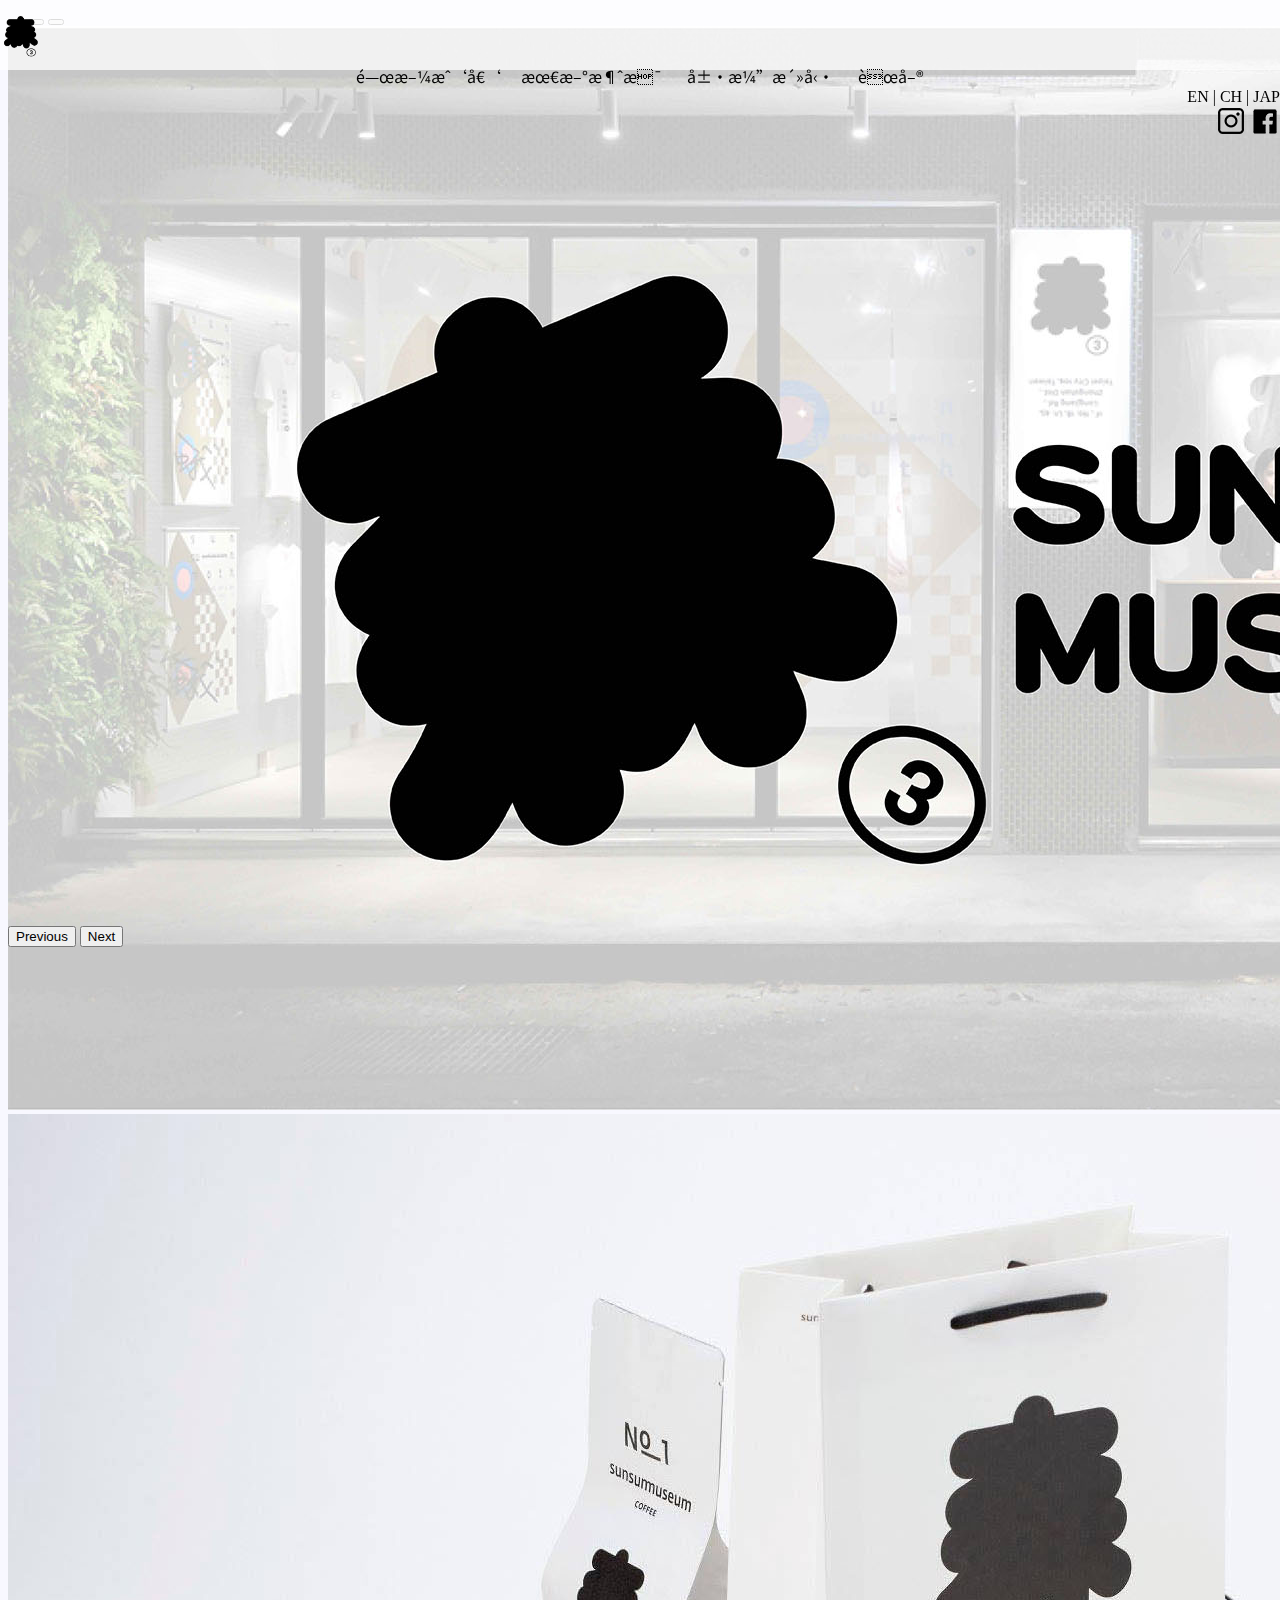
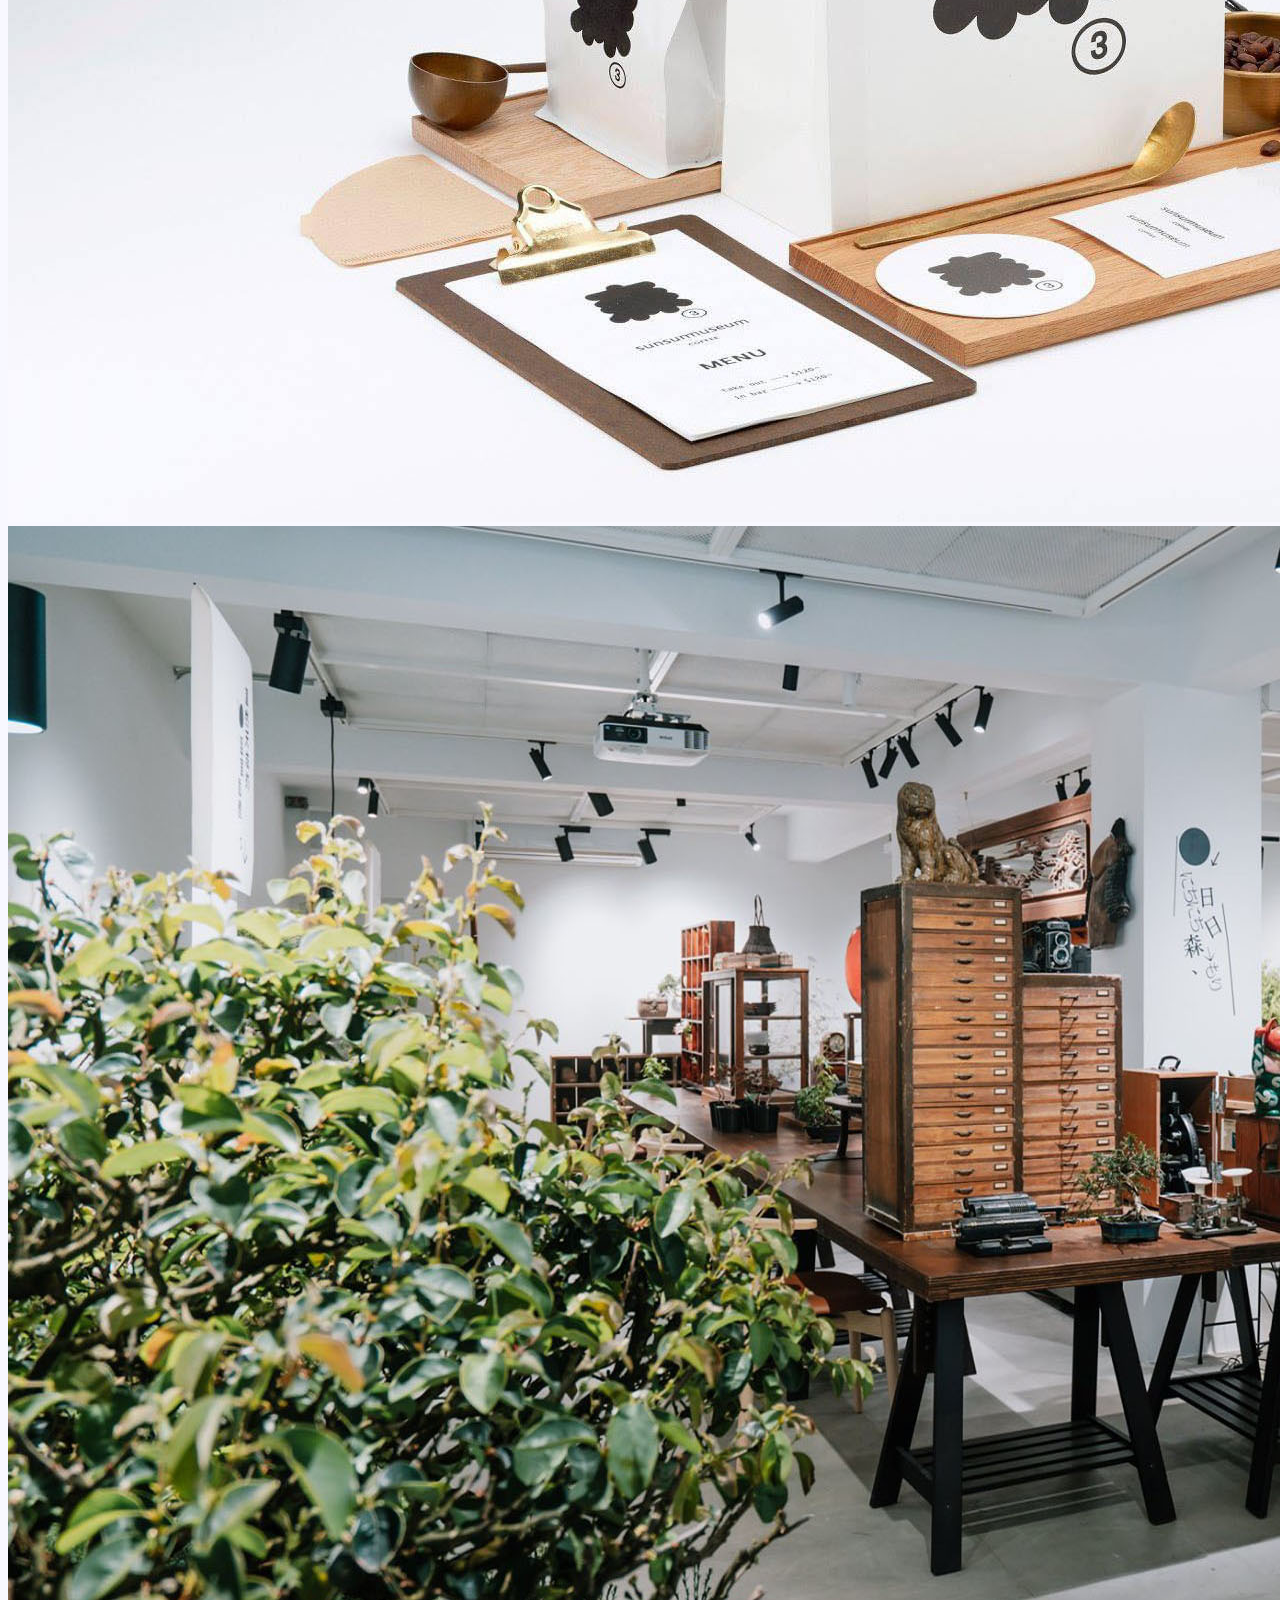
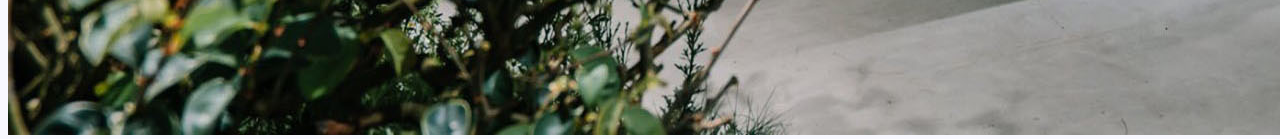
<file: index.html>
<!DOCTYPE html>
<html lang="en">
<head>
    <meta charset="zh-TW">
    <title>Document</title>
    <link href="https://fonts.googleapis.com/css2?family=Noto+Sans+TC:wght@300;500&display=swap" rel="stylesheet">
    <link href="https://cdn.jsdelivr.net/npm/bootstrap@5.0.0-beta3/dist/css/bootstrap.min.css" rel="stylesheet" integrity="sha384-eOJMYsd53ii+scO/bJGFsiCZc+5NDVN2yr8+0RDqr0Ql0h+rP48ckxlpbzKgwra6" crossorigin="anonymous">
    <meta name="viewport" content="width=device-width, initial-scale=1.0">
    <link rel="stylesheet" href="index-sun.css">
    <link rel="stylesheet" media="screen and (max-width: 480px)" href="index480px.css">
</head>

<body>
<!--  480漢堡-->
   <div class="menu-btn">
		<span></span>
		<span></span>
		<span></span>
	</div>
	
	<div class="menu-box">
	<a href="index.html">首頁&emsp;INDEX</a><br>
		<a href="Sun-about%20us.html">
		關於我們&emsp;ABOUT US</a><br>
		<a href="#">最新消息&emsp;NEWS</a><br>
		<a href="Sun-exhibition.html">展演活動&emsp;EXHIBITION</a><br>
		<a href="#">菜單&emsp;MENU</a><br>
	</div>
   <!--  480漢堡-->
    <!-- header -->
    <div class="header">
        <div class="container no-gutters px-0">
            <div class="row">
                <div class="col-3">
                    <a href="Sun-index.html"><img src="logo.png" height="50px" alt=""></a>
                </div>
                <div class="col-5 fs-4">
                    <a href="Sun-about%20us.html">關於我們</a> &emsp;最新消息 &emsp; <a href="Sun-exhibition.html">展演活動 </a>&emsp; 菜單
                </div>
                <div class="col-2 fs-5">
                    EN | CH | JAP
                </div>
                <div class="col-1">
                    <a href="https://www.instagram.com/sunsunmuseum/"><img src="instagram.png" alt=""></a>
                    <a href="https://www.facebook.com/sunsunmuseum/"><img src="favebook.png" alt=""></a>
                </div>
            </div>
        </div>
    </div>
    <!-- header -->
    <div class="heroimg">
    </div>
<!--    carousel-->
    <div id="carouselExampleIndicators" class="carousel slide" data-bs-ride="carousel">
  <div class="carousel-indicators">
    <button type="button" data-bs-target="#carouselExampleIndicators" data-bs-slide-to="0" class="active" aria-current="true" aria-label="Slide 1"></button>
    <button type="button" data-bs-target="#carouselExampleIndicators" data-bs-slide-to="1" aria-label="Slide 2"></button>
    <button type="button" data-bs-target="#carouselExampleIndicators" data-bs-slide-to="2" aria-label="Slide 3"></button>
  </div>
  <div class="carousel-inner">
    <div class="carousel-item active">
      <img src="s.jpg" class="d-block w-100" alt="...">
    </div>
    <div class="carousel-item">
      <img src="A.jpg" class="d-block w-100" alt="...">
    </div>
    <div class="carousel-item">
      <img src="e.jpg" class="d-block w-100" alt="...">
    </div>
  </div>
  <button class="carousel-control-prev" type="button" data-bs-target="#carouselExampleIndicators" data-bs-slide="prev">
    <span class="carousel-control-prev-icon" aria-hidden="true"></span>
    <span class="visually-hidden">Previous</span>
  </button>
  <button class="carousel-control-next" type="button" data-bs-target="#carouselExampleIndicators" data-bs-slide="next">
    <span class="carousel-control-next-icon" aria-hidden="true"></span>
    <span class="visually-hidden">Next</span>
  </button>
</div>
<!--    carousel-->   
   
    <!--bootstrap-->
    <script src="https://cdn.jsdelivr.net/npm/bootstrap@5.0.0-beta3/dist/js/bootstrap.bundle.min.js" integrity="sha384-JEW9xMcG8R+pH31jmWH6WWP0WintQrMb4s7ZOdauHnUtxwoG2vI5DkLtS3qm9Ekf" crossorigin="anonymous"></script>
    
    <script>
		var myCarousel = document.querySelector('#carouselExampleIndicators')
		var carousel = new bootstrap.Carousel(myCarousel, {
			interval: 5000,
			pause: false,
		})

	</script>
    <!--bootstrap-->
<!--    jquary-->
    <script src="https://code.jquery.com/jquery-3.6.0.js" integrity="sha256-H+K7U5CnXl1h5ywQfKtSj8PCmoN9aaq30gDh27Xc0jk=" crossorigin="anonymous"></script>
    <script>
		$(".menu-btn").click(function(){
			$(".menu-box").toggleClass("active");
            $(this).toggleClass("active");
		});
	</script>
<!--    jquary-->
</body>

</html>
</file>
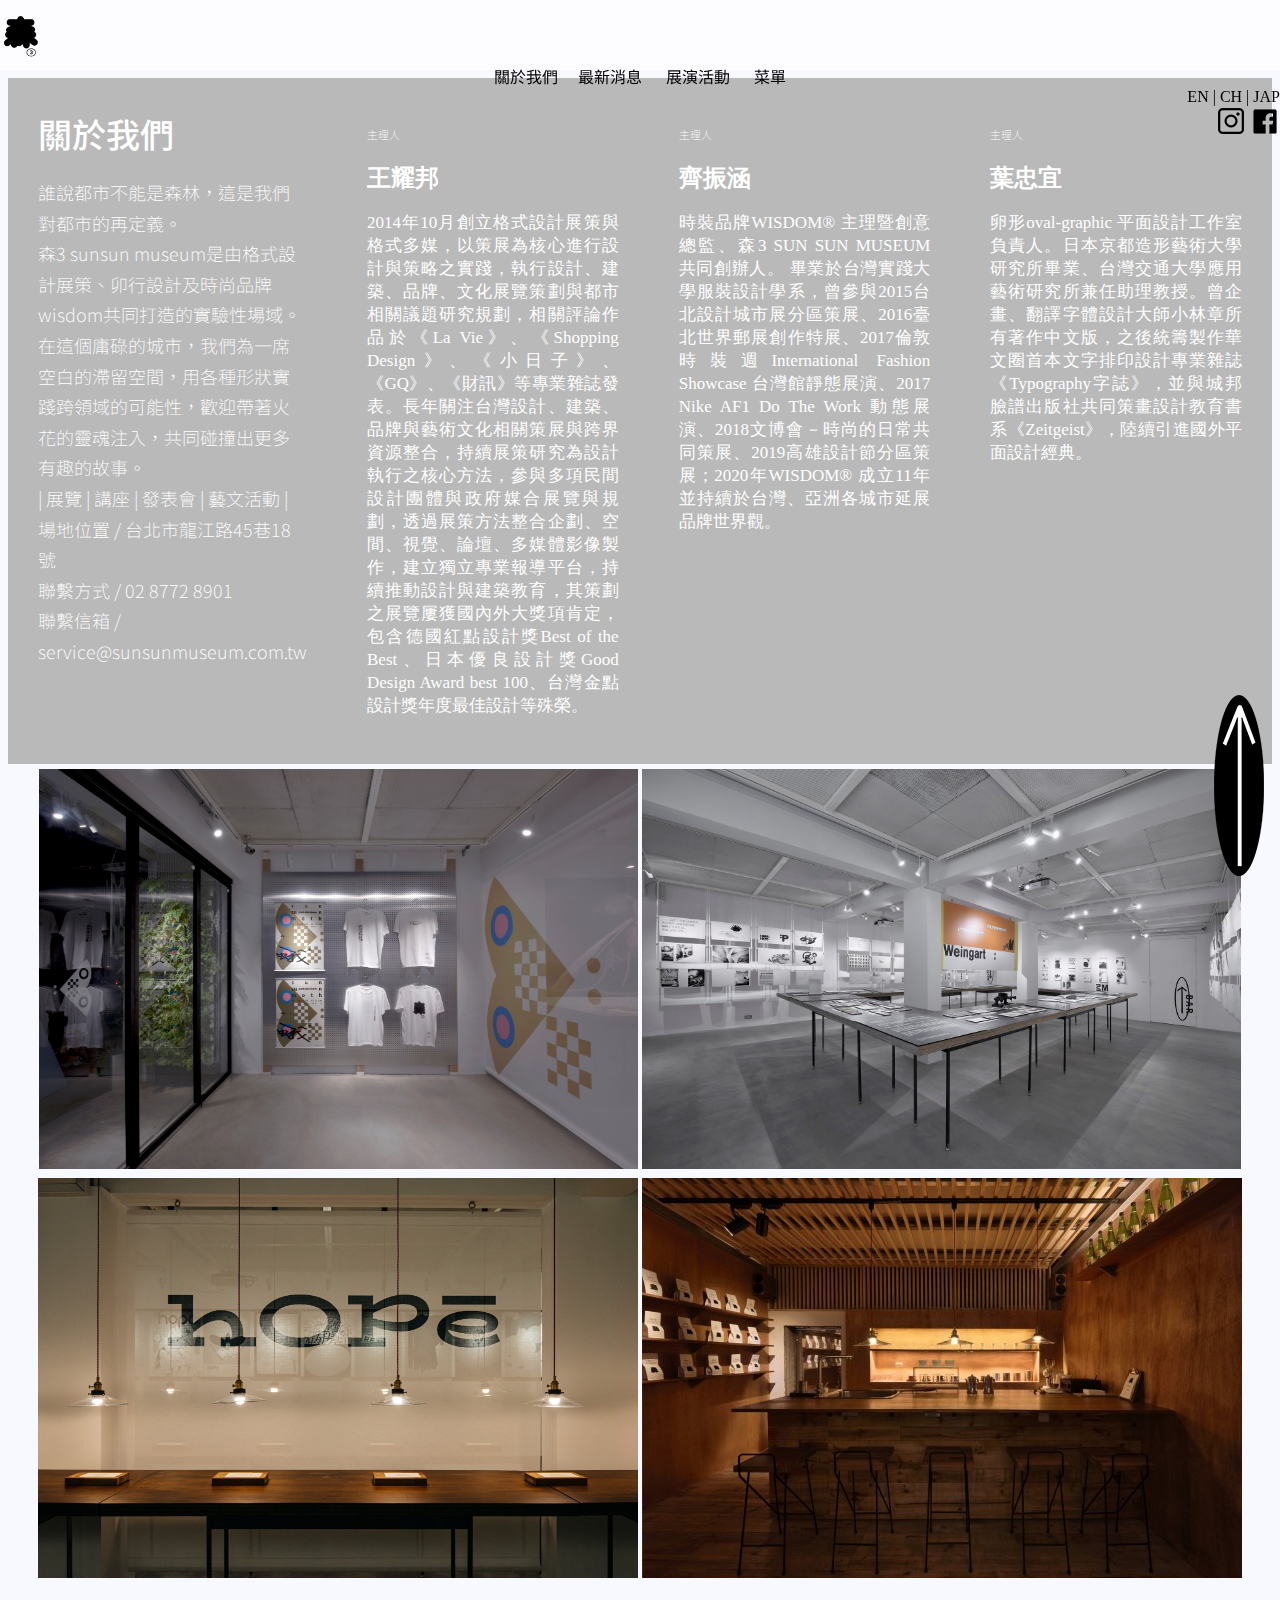
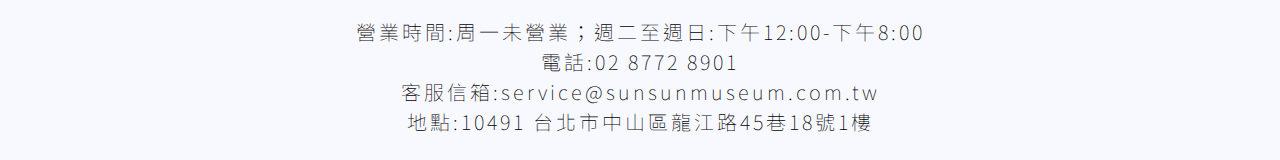
<file: Sun-about us.html>
<!DOCTYPE html>
<html lang="en">

<head>
    <meta charset="UTF-8">
    <title>Document</title>
    <link href="https://fonts.googleapis.com/css2?family=Noto+Sans+TC:wght@300;500&display=swap" rel="stylesheet">
    <link href="https://cdn.jsdelivr.net/npm/bootstrap@5.0.0-beta3/dist/css/bootstrap.min.css" rel="stylesheet" integrity="sha384-eOJMYsd53ii+scO/bJGFsiCZc+5NDVN2yr8+0RDqr0Ql0h+rP48ckxlpbzKgwra6" crossorigin="anonymous">
    <meta name="viewport" content="width=device-width, initial-scale=1.0">
    <link rel="stylesheet" href="styl2.css">
    <link rel="stylesheet" media="screen and (max-width: 480px)" href="about480px.css">
</head>

<body>
    <!--  480漢堡-->
    <div class="menu-btn">
        <span></span>
        <span></span>
        <span></span>
    </div>

    <div class="menu-box">
        <a href="index.html">首頁&emsp;INDEX</a><br>
        <a href="Sun-about%20us.html">關於我們&emsp;ABOUT US</a><br>
        <a href="#">最新消息&emsp;NEWS</a><br>
        <a href="Sun-exhibition.html">展演活動&emsp;EXHIBITION</a><br>
        <a href="#">菜單&emsp;MENU</a><br>
    </div>
    <!--  480漢堡-->
    <!-- header -->
    <div class="header">
        <div class="container no-gutters px-0">
            <div class="row">
                <div class="col-3">
                    <a href="index.html"><img src="logo.png" height="50px" alt=""></a>
                </div>
                <div class="col-5 fs-4">
                    <a href="Sun-about%20us.html">關於我們</a> &emsp;最新消息 &emsp; <a href="Sun-exhibition.html">展演活動 </a>&emsp; 菜單
                </div>
                <div class="col-2 fs-5">
                    EN | CH | JAP
                </div>
                <div class="col-1">
                    <a href="https://www.instagram.com/sunsunmuseum/"><img src="instagram.png" alt=""></a>
                    <a href="https://www.facebook.com/sunsunmuseum/"><img src="favebook.png" alt=""></a>
                </div>
            </div>
        </div>
    </div>
    <!-- header -->

    <div class="container1 ">
        <div class="text bg-secondary text-light">
            <h2>關於我們</h2>
            <p>誰說都市不能是森林，這是我們對都市的再定義。<br>森3 sunsun museum是由格式設計展策、卯行設計及時尚品牌wisdom共同打造的實驗性場域。在這個庸碌的城市，我們為一席空白的滯留空間，用各種形狀實踐跨領域的可能性，歡迎帶著火花的靈魂注入，共同碰撞出更多有趣的故事。 <br>| 展覽 | 講座 | 發表會 | 藝文活動 |<br>場地位置 / 台北市龍江路45巷18號<br>聯繫方式 / 02 8772 8901 <br>聯繫信箱 / service@sunsunmuseum.com.tw</p>
            <!--            .text480-->
            <div class="text480">
                <h6>主理人</h6>
                <h2>王耀邦</h2>
                <p>2014年10月創立格式設計展策與格式多媒，以策展為核心進行設計與策略之實踐，執行設計、建築、品牌、文化展覽策劃與都市相關議題研究規劃，相關評論作品於《La Vie》、《Shopping Design》、《小日子》、《GQ》、《財訊》等專業雜誌發表。長年關注台灣設計、建築、品牌與藝術文化相關策展與跨界資源整合，持續展策研究為設計執行之核心方法，參與多項民間設計團體與政府媒合展覽與規劃，透過展策方法整合企劃、空間、視覺、論壇、多媒體影像製作，建立獨立專業報導平台，持續推動設計與建築教育，其策劃之展覽屢獲國內外大獎項肯定，包含德國紅點設計獎Best of the Best、日本優良設計獎Good Design Award best 100、台灣金點設計獎年度最佳設計等殊榮。
            </div>

            <div class="text4801">
                <h6>主理人</h6>
                <h2>齊振涵</h2>
                <p>時裝品牌WISDOM® 主理暨創意總監、森3 SUN SUN MUSEUM 共同創辦人。
                    畢業於台灣實踐大學服裝設計學系，曾參與2015台北設計城市展分區策展、2016臺北世界郵展創作特展、2017倫敦時裝週International Fashion Showcase 台灣館靜態展演、2017 Nike AF1 Do The Work 動態展演、2018文博會－時尚的日常共同策展、2019高雄設計節分區策展；2020年WISDOM® 成立11年並持續於台灣、亞洲各城市延展品牌世界觀。</p>
            </div>

            <div class="text4802">
                <h6>主理人</h6>
                <h2>葉忠宜</h2>
                <p>卵形oval-graphic 平面設計工作室負責人。日本京都造形藝術大學研究所畢業、台灣交通大學應用藝術研究所兼任助理教授。曾企畫、翻譯字體設計大師小林章所有著作中文版，之後統籌製作華文圈首本文字排印設計專業雜誌《Typography字誌》，並與城邦臉譜出版社共同策畫設計教育書系《Zeitgeist》，陸續引進國外平面設計經典。</p>
            </div>
            <!--            .text480-->
        </div>

        <div class="text1 bg-secondary text-light">
            <h6>主理人</h6>
            <h2>王耀邦</h2>
            <p>2014年10月創立格式設計展策與格式多媒，以策展為核心進行設計與策略之實踐，執行設計、建築、品牌、文化展覽策劃與都市相關議題研究規劃，相關評論作品於《La Vie》、《Shopping Design》、《小日子》、《GQ》、《財訊》等專業雜誌發表。長年關注台灣設計、建築、品牌與藝術文化相關策展與跨界資源整合，持續展策研究為設計執行之核心方法，參與多項民間設計團體與政府媒合展覽與規劃，透過展策方法整合企劃、空間、視覺、論壇、多媒體影像製作，建立獨立專業報導平台，持續推動設計與建築教育，其策劃之展覽屢獲國內外大獎項肯定，包含德國紅點設計獎Best of the Best、日本優良設計獎Good Design Award best 100、台灣金點設計獎年度最佳設計等殊榮。

        </div>
        <div class="text2 bg-secondary text-light">
            <h6>主理人</h6>
            <h2>齊振涵</h2>
            <p>時裝品牌WISDOM® 主理暨創意總監、森3 SUN SUN MUSEUM 共同創辦人。
                畢業於台灣實踐大學服裝設計學系，曾參與2015台北設計城市展分區策展、2016臺北世界郵展創作特展、2017倫敦時裝週International Fashion Showcase 台灣館靜態展演、2017 Nike AF1 Do The Work 動態展演、2018文博會－時尚的日常共同策展、2019高雄設計節分區策展；2020年WISDOM® 成立11年並持續於台灣、亞洲各城市延展品牌世界觀。</p>
        </div>
        <div class="text3 bg-secondary text-light">
            <h6>主理人</h6>
            <h2>葉忠宜</h2>
            <p>卵形oval-graphic 平面設計工作室負責人。日本京都造形藝術大學研究所畢業、台灣交通大學應用藝術研究所兼任助理教授。曾企畫、翻譯字體設計大師小林章所有著作中文版，之後統籌製作華文圈首本文字排印設計專業雜誌《Typography字誌》，並與城邦臉譜出版社共同策畫設計教育書系《Zeitgeist》，陸續引進國外平面設計經典。</p>
        </div>

    </div>
    <!--    img區-->
    <div class="col-12 mt-3">
        <img src="2.jpg" height="400px" alt="">
        <img src="3.jpg" height="400px" alt="">
    </div>
    <div class="col-12">
        <img src="4.jpg" height="400px" alt="">
        <img src="5.jpg" height="400px" alt="">
    </div>
    <!--    img區-->
    <div class="alert alert-success text-white bg-secondary
" role="alert">
        <p>營業時間:周一未營業；週二至週日:下午12:00-下午8:00<br>電話:02 8772 8901 <br>客服信箱:service@sunsunmuseum.com.tw <br>地點:10491 台北市中山區龍江路45巷18號1樓</p>
    </div>
    <div class="top">
        <a href="#top">
            <img src="top.png" alt="">
        </a>
    </div>

    <!--bootstrap-->
    <script src="https://cdn.jsdelivr.net/npm/bootstrap@5.0.0-beta3/dist/js/bootstrap.bundle.min.js" integrity="sha384-JEW9xMcG8R+pH31jmWH6WWP0WintQrMb4s7ZOdauHnUtxwoG2vI5DkLtS3qm9Ekf" crossorigin="anonymous"></script>
    <!--bootstrap-->
    <!--    jquary-->
    <script src="https://code.jquery.com/jquery-3.6.0.js" integrity="sha256-H+K7U5CnXl1h5ywQfKtSj8PCmoN9aaq30gDh27Xc0jk=" crossorigin="anonymous"></script>
    <script>
        $(".menu-btn").click(function() {
            $(".menu-box").toggleClass("active");
            $(this).toggleClass("active");
        });

    </script>
    <!--    jquary-->
</body>

</html>
</file>
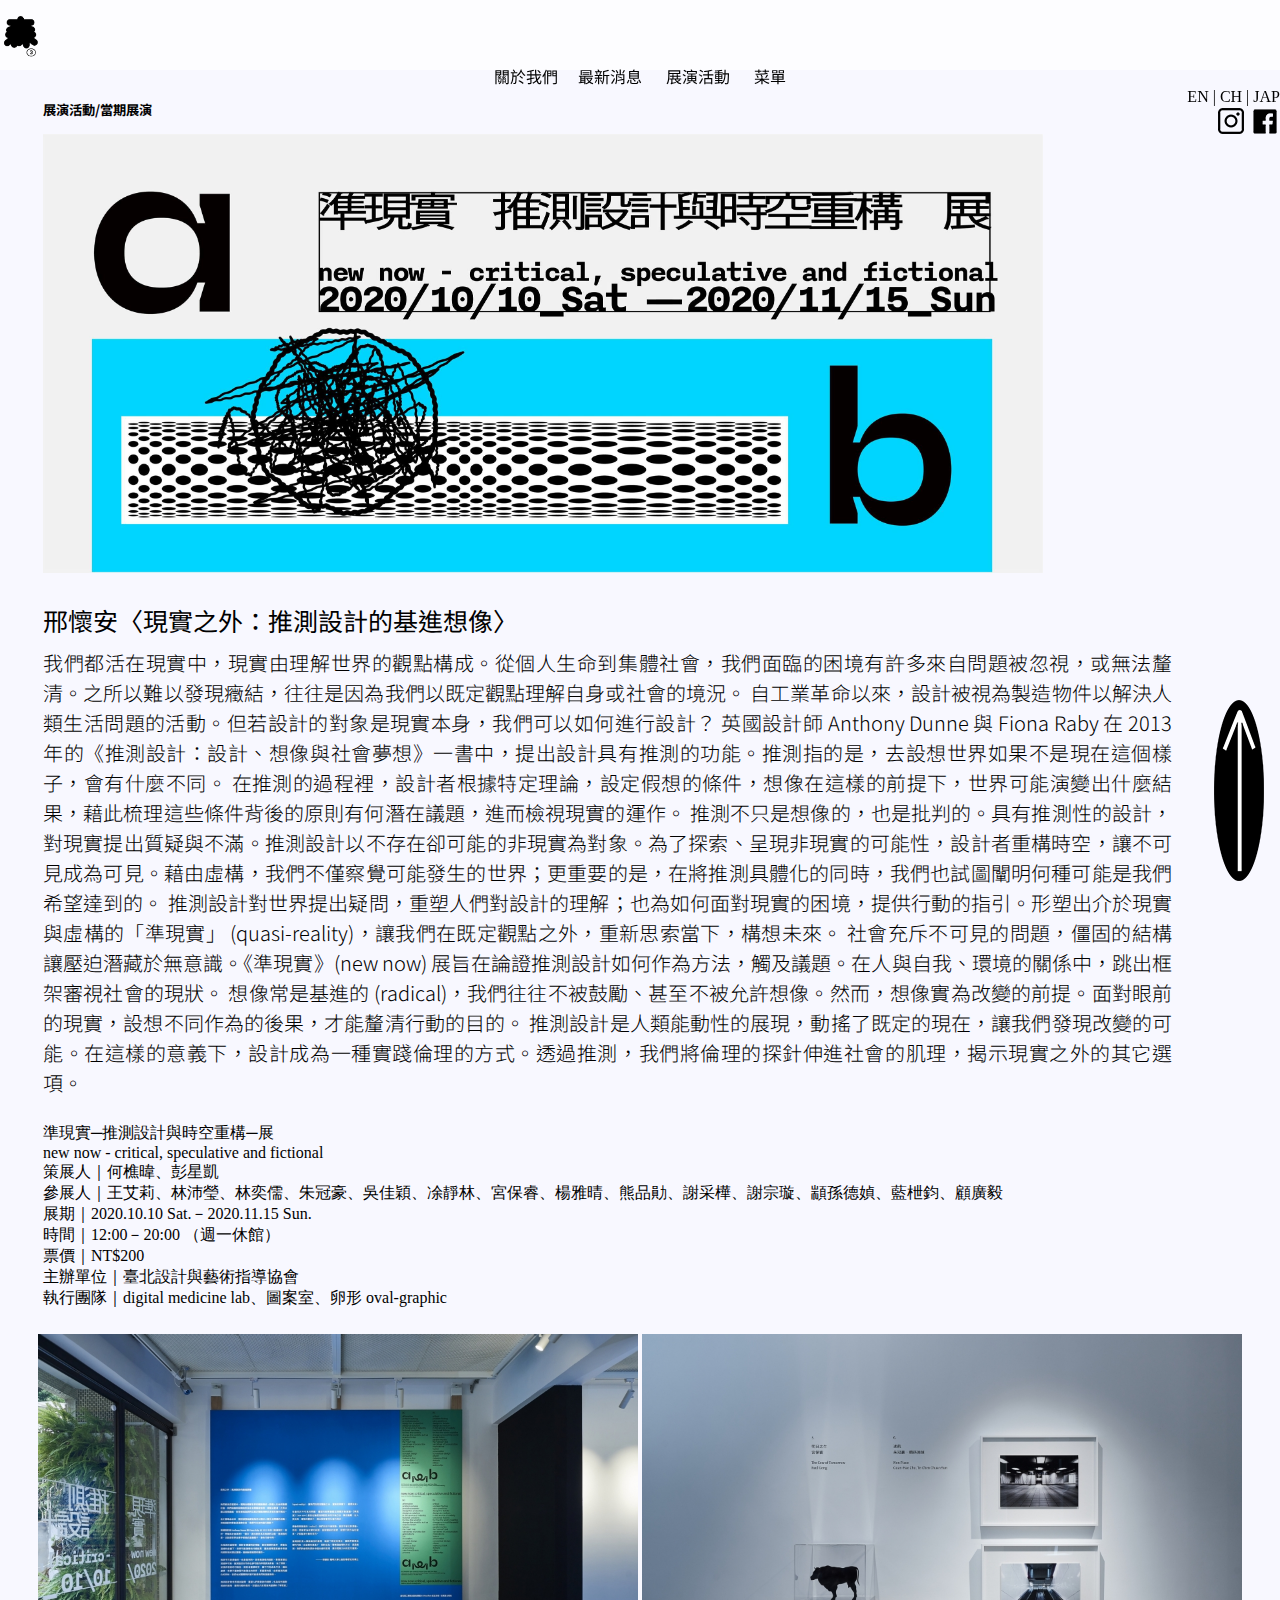
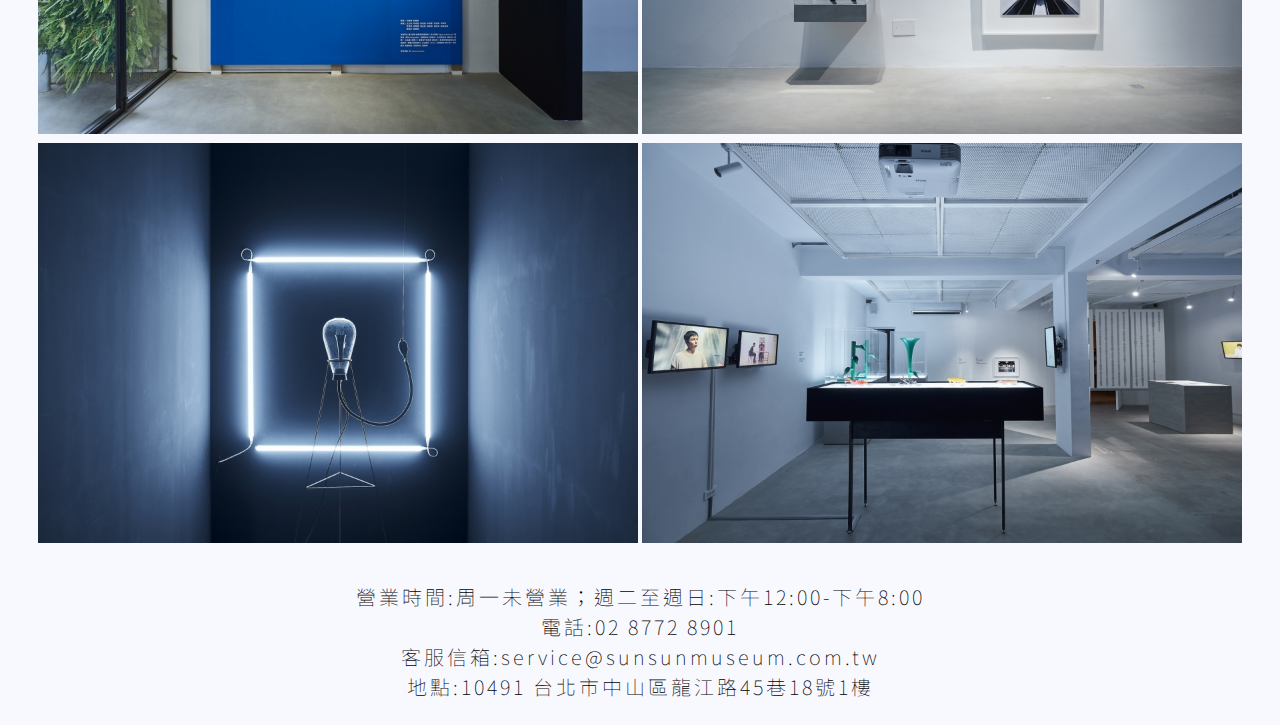
<file: Sun-exhibition.html>
<!DOCTYPE html>
<html lang="en">

<head>
    <meta charset="UTF-8">
    <title>Document</title>
    <link href="https://fonts.googleapis.com/css2?family=Noto+Sans+TC:wght@300;500&display=swap" rel="stylesheet">
    <link href="https://cdn.jsdelivr.net/npm/bootstrap@5.0.0-beta3/dist/css/bootstrap.min.css" rel="stylesheet" integrity="sha384-eOJMYsd53ii+scO/bJGFsiCZc+5NDVN2yr8+0RDqr0Ql0h+rP48ckxlpbzKgwra6" crossorigin="anonymous">
    <link rel="stylesheet" href="exhibition-style.css">
    <meta name="viewport" content="width=device-width, initial-scale=1.0">
    <link rel="stylesheet" media="screen and (max-width: 480px)" href="exhibition480px.css">
</head>

<body>
   <!--  480漢堡-->
    <div class="menu-btn">
        <span></span>
        <span></span>
        <span></span>
    </div>

    <div class="menu-box">
       <a href="index.html">首頁&emsp;INDEX</a><br>
        <a href="Sun-about%20us.html">關於我們&emsp;ABOUT US</a><br>
        <a href="#">最新消息&emsp;NEWS</a><br>
        <a href="Sun-exhibition.html">展演活動&emsp;EXHIBITION</a><br>
        <a href="#">菜單&emsp;MENU</a><br>
    </div>
    <!--  480漢堡-->
    <!-- header -->
    <div class="header">
        <div class="container no-gutters px-0">
            <div class="row">
                <div class="col-3">
                    <a href="index.html"><img src="logo.png" height="50px" alt=""></a>
                </div>
                <div class="col-5 fs-4">
                    <a href="Sun-about%20us.html">關於我們</a> &emsp;最新消息 &emsp; <a href="Sun-exhibition.html">展演活動 </a>&emsp; 菜單
                </div>
                <div class="col-2 fs-5">
                    EN | CH | JAP
                </div>
                <div class="col-1">
                    <a href="https://www.instagram.com/sunsunmuseum/"><img src="instagram.png" alt=""></a>
                    <a href="https://www.facebook.com/sunsunmuseum/"><img src="favebook.png" alt=""></a>
                </div>
            </div>
        </div>
    </div>
    <!-- header -->
    <h5 class="soyn">展演活動/當期展演</h5>
    <div class="critial">
        <img class="critical" src="1209.jpg" alt="" width="1000px">
    </div>
    <div class="content">
        <div class="ppp">
        邢懷安〈現實之外：推測設計的基進想像〉
        </div>
        <p>我們都活在現實中，現實由理解世界的觀點構成。從個人生命到集體社會，我們面臨的困境有許多來自問題被忽視，或無法釐清。之所以難以發現癥結，往往是因為我們以既定觀點理解自身或社會的境況。
        自工業革命以來，設計被視為製造物件以解決人類生活問題的活動。但若設計的對象是現實本身，我們可以如何進行設計？
        英國設計師 Anthony Dunne 與 Fiona Raby 在 2013 年的《推測設計：設計、想像與社會夢想》一書中，提出設計具有推測的功能。推測指的是，去設想世界如果不是現在這個樣子，會有什麼不同。
        在推測的過程裡，設計者根據特定理論，設定假想的條件，想像在這樣的前提下，世界可能演變出什麼結果，藉此梳理這些條件背後的原則有何潛在議題，進而檢視現實的運作。
        推測不只是想像的，也是批判的。具有推測性的設計，對現實提出質疑與不滿。推測設計以不存在卻可能的非現實為對象。為了探索、呈現非現實的可能性，設計者重構時空，讓不可見成為可見。藉由虛構，我們不僅察覺可能發生的世界；更重要的是，在將推測具體化的同時，我們也試圖闡明何種可能是我們希望達到的。
        推測設計對世界提出疑問，重塑人們對設計的理解；也為如何面對現實的困境，提供行動的指引。形塑出介於現實與虛構的「準現實」 (quasi-reality)，讓我們在既定觀點之外，重新思索當下，構想未來。
        社會充斥不可見的問題，僵固的結構讓壓迫潛藏於無意識。《準現實》(new now) 展旨在論證推測設計如何作為方法，觸及議題。在人與自我、環境的關係中，跳出框架審視社會的現狀。
        想像常是基進的 (radical)，我們往往不被鼓勵、甚至不被允許想像。然而，想像實為改變的前提。面對眼前的現實，設想不同作為的後果，才能釐清行動的目的。
        推測設計是人類能動性的展現，動搖了既定的現在，讓我們發現改變的可能。在這樣的意義下，設計成為一種實踐倫理的方式。透過推測，我們將倫理的探針伸進社會的肌理，揭示現實之外的其它選項。</p>
    </div>
    
    <div class="imformation">
        <p>準現實─推測設計與時空重構─展<br>
        new now - critical, speculative and fictional <br>
        策展人｜何樵暐、彭星凱<br>
        參展人｜王艾莉、林沛瑩、林奕儒、朱冠豪、吳佳穎、凃靜林、宮保睿、楊雅晴、熊品勛、謝采樺、謝宗璇、顓孫德媜、藍枻鈞、顧廣毅<br>
        展期｜2020.10.10 Sat.－2020.11.15 Sun. <br>
        時間｜12:00－20:00 （週一休館）<br>
        票價｜NT$200 <br>
        主辦單位｜臺北設計與藝術指導協會 <br>
        執行團隊｜digital medicine lab、圖案室、卵形 oval-graphic</p>
    </div>
    
        
        <!--    img區-->
    <div class="col-12 mt-3">
        <img src="900.jpg" height="400px" alt="">
        <img src="9001.jpg" height="400px" alt="">
    </div>
    <div class="col-12">
        <img src="9002.jpg" height="400px" alt="">
        <img src="9003.jpg" height="400px" alt="">
    </div>
    <!--    img區-->
    <div class="alert alert-success text-white bg-secondary
" role="alert">
        <p>營業時間:周一未營業；週二至週日:下午12:00-下午8:00<br>電話:02 8772 8901 <br>客服信箱:service@sunsunmuseum.com.tw <br>地點:10491 台北市中山區龍江路45巷18號1樓</p>
    </div>
    <div class="top">
        <a href="#top">
            <img src="top.png" alt="">
        </a>
    </div>
    
    <!--bootstrap-->
    <script src="https://cdn.jsdelivr.net/npm/bootstrap@5.0.0-beta3/dist/js/bootstrap.bundle.min.js" integrity="sha384-JEW9xMcG8R+pH31jmWH6WWP0WintQrMb4s7ZOdauHnUtxwoG2vI5DkLtS3qm9Ekf" crossorigin="anonymous"></script>
    <!--bootstrap-->
    <!--    jquary-->
    <script src="https://code.jquery.com/jquery-3.6.0.js" integrity="sha256-H+K7U5CnXl1h5ywQfKtSj8PCmoN9aaq30gDh27Xc0jk=" crossorigin="anonymous"></script>
    <script>
        $(".menu-btn").click(function() {
            $(".menu-box").toggleClass("active");
            $(this).toggleClass("active");
        });

    </script>
    <!--    jquary-->
</body>

</html>
</file>
<file: index-sun.css>
body {
    background-color: ghostwhite;
}

/* <!-- header --> */
.header {
    background: rgba(255, 255, 255, .75);
    width: 100%;
    position: fixed;
    top: 0px;
    left: 0px;
    height: 70px;
    z-index: 1000;
}
.col-logo {
    width:  200px;
    height: 200px;
    overflow: hidden;
}

.col-logo img {
    max-height: 100%;
    width: auto;
    position: relative;
    left: 50%;
    transform: translateX(-50%);
}
.row {
    align-items: center;
    margin-top: 10px;
}
.col-5 {
    font-family: 'Noto Sans TC', sans-serif;
    text-align: center;
    position: relative;
}
.col-5 a {
    text-decoration: none;
    color: black;
    transition: all 0.5s;
}
.col-5 a:hover {
    color: white;
    background-color: black;
    padding: 18px 10px;
}

.col-1 {
    text-align: right;
}
.col-2 {
    text-align: right;
}
/* <!-- header --> */


.heroimg {
    background: url(%E6%A3%AE3-01%201920px.jpg) no-repeat;
    width: 100%;
    height: 100vh;
    background-size:cover;
}

@media screen and (min-width: 480px) {
    .menu-btn {
        display: none;
    }
    .menu-box {
        display: none;
    }
    .heroimg {
        display: none;
    }
}

.carousel-inner {
    height: 100vh;
}
.carousel-control-next-icon, .carousel-control-prev-icon {
    background-color: black;
    height: 3rem;
    top: 110px;
}
</file>
<file: index480px.css>
.heroimg {
        background: url(%E6%A3%AE3-06%20480px.jpg) no-repeat;
        width: 100%;
        height: 100vh;
        background-size: cover;
    }
.header {
        display: none;
}
.menu-btn {
	width: 64px;
	height: 64px;
	background: #ffffff;
	position: fixed;
	top: 30px;
	right: 155px;
	z-index: 999;
	padding-top: 7px;
	box-sizing: border-box;
	cursor:pointer;
}
.menu-btn span {
	width: 60%;
	height: 3px;
	background: #000000;
	display: block;
	margin: 10px auto;
    transition: all .3s;
}

.menu-box {
	width: 100%;
	height: 100vh;
	background: #000;
	position: fixed;
	top: 0;
	right: -100%;
	padding: 120px 30px;
	box-sizing: border-box;
	transition: all .3s;
    text-align: center;
}
.menu-box a {
	color: #fff;
	font-size: 25px;
	font-family: sans-serif;
	line-height: 3.5;
}

.menu-box.active {
	right: 0!important;
}
.menu-btn.active {
    background: red;
}
.menu-btn.active span:first-child{
    transform: rotate(45deg) translate(10px,9px);
}
.menu-btn.active span:last-child {
    transform: rotate(-45deg) translate(10px,-6px);
}
.menu-btn.active span:nth-child(2) {
    opacity: 0;
}
#carouselExampleIndicators {
        display: none;
    }
</file>
<file: styl2.css>
body {
    background-color: ghostwhite;
}

/* <!-- header --> */
.header {
    background: rgba(255, 255, 255, .75);
    width: 100%;
    position: fixed;
    top: 0px;
    left: 0px;
    height: 70px;
    z-index: 1000;
}

.col-logo {
    width: 200px;
    height: 200px;
    overflow: hidden;
}

.col-logo img {
    max-height: 100%;
    width: auto;
    position: relative;
    left: 50%;
    transform: translateX(-50%);
}

/* <!-- header --> */

.alert {
    margin: 14px 0px 0px 0px;
    border-radius: 0;
    border-color: white;
}

.alert p {
    margin-bottom: 0;
    font-size: 20px;
    line-height: 1.5;
    font-family: 'Noto Sans TC', sans-serif;
    font-weight: lighter;
    letter-spacing: 3px;
    text-align: center;
    padding: 15px;
}

.top {
    width: 60px;
    height: 170px;
    text-align: center;
    padding-top: 20px;
    box-sizing: border-box;
    position: fixed;
    bottom: 55px;
    right: 11px;
}
.top img:hover {
    height: 200px;
}


.row {
    align-items: center;
    margin-top: 10px;
}

.col-12 {
    text-align: center;
    margin: 5px;
}

.col-12 img {
    transform-style: preserve-3d;
    transition-duration: 0.5s;
}

.col-12 img:hover {
    height: 500px;
}

/*container1*/
.container1 {
    display: flex;
}

.text,.text1,.text2,.text3 {
    width: 500px;
    padding-left: 50px;
    box-sizing: border-box;
    margin-top: 70px;
    padding: 30px;
    margin-left: 0;
    background: #b9b9b9;
    color: white;
text-align: justify;
}

.text h2 {
    font-size: 34px;
    margin: 0;
    line-height: 1.5;
    font-family: 'Noto Sans TC', sans-serif;
    font-weight: 500;
    color: white;
    text-align: justify;
}

h6 {
    line-height: 0.4;
    font-family: 'Noto Sans TC', sans-serif;
    font-weight: 200;
    color: white;
    text-align: left;
}

.text p {
    font-family: sans-serif;
    font-size: 18px;
    font-family: 'Noto Sans TC', sans-serif;
    font-weight: 200;
    text-align: left;
    line-height: 1.7;
}

h2 {
    font-weight: bold;
    margin-bottom: 0;
    text-align: justify;
}

.text1 p {
    font-size: 17px;
    text-align: justify;
}

.text2 p {
    font-size: 17px;
    text-align: justify;
}

.text3 p {
    font-size: 17px;
    text-align: justify;
}

/*container1*/
.col-5 {
    font-family: 'Noto Sans TC', sans-serif;
    text-align: center;
}

.col-5 a {
    text-decoration: none;
    color: black;
    transition: all 0.5s;
}

.col-5 a:hover {
    color: white;
    background-color: black;
    padding: 18px 10px;
}

.container {
    /*    margin: 0 20px;*/
}

.col-1 {
    text-align: right;
}

.col-2 {
    text-align: right;
}

@media screen and (min-width: 480px) {
    .menu-btn {
        display: none;
    }

    .menu-box {
        display: none;
    }

    .text480,
    .text4801,
    .text4802 {
        display: none;
    }
}
</file>
<file: about480px.css>
.header {
    display: none;
}
.menu-btn {
	width: 64px;
	height: 64px;
	background: #ffffff;
	position: fixed;
	top: 15px;
	right: 157px;
	z-index: 999;
	padding-top: 7px;
	box-sizing: border-box;
	cursor:pointer;
}
.menu-btn span {
	width: 60%;
	height: 3px;
	background: #000000;
	display: block;
	margin: 10px auto;
    transition: all .3s;
}

.menu-box {
	width: 100%;
	height: 100vh;
	background: #000;
	position: fixed;
	top: 0;
	right: -100%;
	padding: 120px 30px;
	box-sizing: border-box;
	transition: all .3s;
    text-align: center;
    z-index: 100;
}
.menu-box a {
	color: #fff;
	font-size: 25px;
	font-family: sans-serif;
	line-height: 3.5;
}

.menu-box.active {
	right: 0!important;
}
.menu-btn.active {
    background: red;
}
.menu-btn.active span:first-child{
    transform: rotate(45deg) translate(10px,9px);
}
.menu-btn.active span:last-child {
    transform: rotate(-45deg) translate(10px,-6px);
}
.menu-btn.active span:nth-child(2) {
    opacity: 0;
}
.text h2 {
   font-size: 21px;
}
.text p{
    font-size: 15px;
}
.text {
    width: 100%;
    padding-left: 50px;
    box-sizing: border-box;
    margin-top: 0;
    padding: 30px;
    padding-top: 90px;
    margin-left: 0;
    background: #b9b9b9;
    color: white;
    background-size: contain;
    background-clip: border-box;
}
.text3,.text2,.text1 {
    display: none;
}
.col-12{
    margin: 0;
}
.col-12 img {
    width: 100%;
    height: auto;
    background-size: cover;
}
.top {
    display: none;
}
.alart {
    width: 100%;
}
.alert p {
    font-size: 15px;
}
</file>
<file: exhibition-style.css>
body {
    background-color: ghostwhite;
}

/* <!-- header --> */
.header {
    background: rgba(255, 255, 255, .75);
    width: 100%;
    position: fixed;
    top: 0px;
    left: 0px;
    height: 70px;
    z-index: 1000;
}

.col-logo {
    width: 200px;
    height: 200px;
    overflow: hidden;
}

.col-logo img {
    max-height: 100%;
    width: auto;
    position: relative;
    left: 50%;
    transform: translateX(-50%);
}
.row {
    align-items: center;
    margin-top: 10px;
}
.col-5 {
    font-family: 'Noto Sans TC', sans-serif;
    text-align: center;
}
.col-5 a {
    text-decoration: none;
    color: black;
    transition: all 0.5s;
}
.col-5 a:hover {
    color: white;
    background-color: black;
    padding: 18px 10px;
}
.col-1 {
    text-align: right;
}
.col-2 {
    text-align: right;
}
/* <!-- header --> */
.critial img {
    margin: auto 35px;
}
.content p {
    font-size: 20px;
    margin: 25px 35px;
    margin-right: 100px;
    font-family: 'Noto Sans TC', sans-serif;
    font-weight: 300;
    margin-top: 10px;
    text-align: justify;
    line-height: 1.5;
}
.ppp {
    font-size: 25px;
    margin: 25px 35px;
    font-family: 'Noto Sans TC', sans-serif;
    font-weight: 400;
    margin-bottom: 10px;
}
.imformation p {
    margin: 25px 35px;
}
.soyn {
    margin-top: 100px;
    margin-left: 35px;
    margin-bottom: 15px;
    font-family: 'Noto Sans TC', sans-serif;
}
.col-12 {
    text-align: center;
    margin: 5px;
    z-index: 1;
}
.col-12 img {
    transform-style: preserve-3d;
    transition-duration: 0.5s;
}

.col-12 img:hover {
    height: 500px;
}
.alert {
    margin: 14px 0px 0px 0px;
    border-radius: 0;
    border-color: white;
}

.alert p {
    margin-bottom: 0;
    font-size: 20px;
    line-height: 1.5;
    font-family: 'Noto Sans TC', sans-serif;
    font-weight: lighter;
    letter-spacing: 3px;
    text-align: center;
    padding: 15px;
}
.top {
    width: 60px;
    height: 170px;
    text-align: center;
    padding-top: 20px;
    box-sizing: border-box;
    position: fixed;
    bottom: 50px;
    right: 11px;
}
.top img:hover {
    height: 200px;
}

@media screen and (min-width: 480px) {
    .menu-btn {
        display: none;
    }
    .menu-box {
        display: none;
    }   
}
</file>
<file: exhibition480px.css>
.header {
    display: none;
}
.menu-btn {
	width: 64px;
	height: 64px;
	background: #ffffff;
	position: fixed;
	top: 15px;
	right: 152px;
	z-index: 999;
	padding-top: 7px;
	box-sizing: border-box;
	cursor:pointer;
}
.menu-btn span {
	width: 60%;
	height: 3px;
	background: #000000;
	display: block;
	margin: 10px auto;
    transition: all .3s;
}

.menu-box {
	width: 100%;
	height: 100vh;
	background: #000;
	position: fixed;
	top: 0;
	right: -100%;
	padding: 120px 30px;
	box-sizing: border-box;
	transition: all .3s;
    text-align: center;
    z-index: 100;
}
.menu-box a {
	color: #fff;
	font-size: 25px;
	font-family: sans-serif;
	line-height: 3.5;
}

.menu-box.active {
	right: 0!important;
}
.menu-btn.active {
    background: red;
}
.menu-btn.active span:first-child{
    transform: rotate(45deg) translate(10px,9px);
}
.menu-btn.active span:last-child {
    transform: rotate(-45deg) translate(10px,-6px);
}
.menu-btn.active span:nth-child(2) {
    opacity: 0;
}
.critial img {
    width: 100%;
    height: auto;
    background-size: cover;
    margin: auto;
}

.top {
    display: none;
}
.content {
    width: 100%;
}
.content p {
    font-size: 11px;
    line-height: 1.5;
    margin: 25px 35px;
    font-family: 'Noto Sans TC', sans-serif;
    font-weight: 300;
    margin-top: 10px;
}

.ppp {
    font-size: 15px;
    margin: 10px 35px;
    font-family: 'Noto Sans TC', sans-serif;
    font-weight: 400;
    margin-bottom: 10px;
}
.imformation p {
    font-size: 13px;
    margin: 25px 35px;
}
.col-12 {
  margin: 0px;
}
.col-12 img {
    width: 100%;
    height: auto;
    background-size: cover;
}
.alert p {
    font-size: 14px;
}

.soyn {
    font-size: 13px;
    margin-bottom: 10px;
}
</file>
